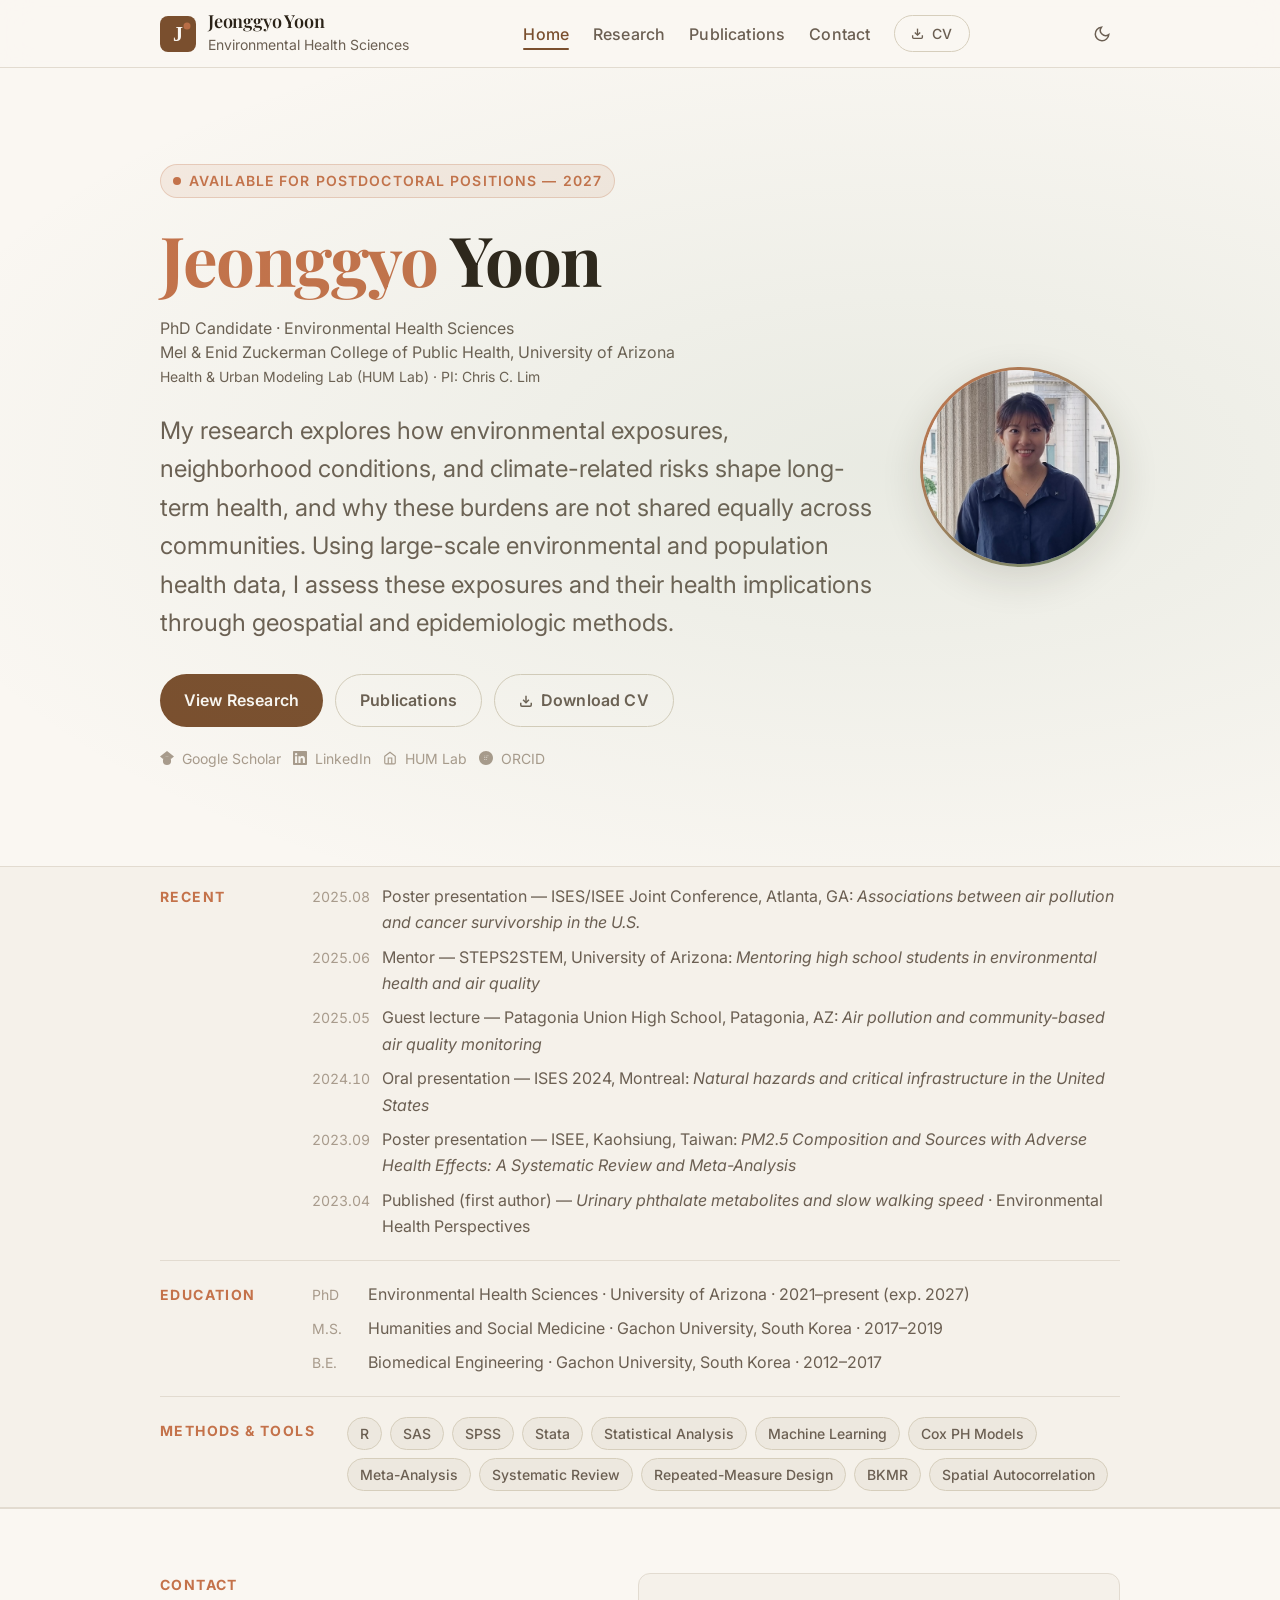
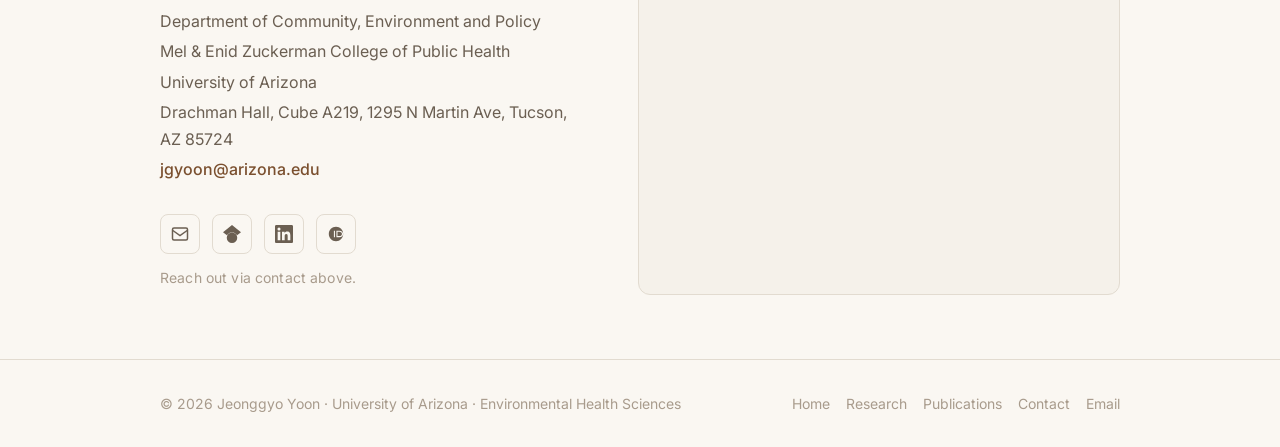
<file: index.html>
<!DOCTYPE html>
<html lang="en" data-theme="light">
<head>
  <meta charset="UTF-8">
  <meta name="viewport" content="width=device-width, initial-scale=1.0">
  <title>Jeonggyo Yoon | Environmental Health Sciences</title>
  <meta name="description" content="Jeonggyo Yoon — PhD candidate in Environmental Health Sciences at the University of Arizona. Available for postdoctoral positions beginning 2027. Research on air pollution, cancer epidemiology, climate hazards, and health equity.">

  <!-- Open Graph -->
  <meta property="og:title" content="Jeonggyo Yoon | Environmental Health Sciences">
  <meta property="og:description" content="PhD candidate available for postdoctoral positions in 2027. Environmental epidemiology, geospatial methods, and health equity.">
  <meta property="og:type" content="website">
  <meta property="og:url" content="https://jgyoon00.github.io">

  <!-- Structured Data -->
  <script type="application/ld+json">
  {
    "@context": "https://schema.org",
    "@type": "Person",
    "name": "Jeonggyo Yoon",
    "jobTitle": "PhD Candidate (Postdoc market 2027)",
    "description": "Available for postdoctoral positions beginning 2027. Research on environmental epidemiology, air pollution, cancer outcomes, and climate-driven health equity.",
    "affiliation": { "@type": "Organization", "name": "University of Arizona" },
    "url": "https://jgyoon00.github.io",
    "email": "jgyoon@arizona.edu",
    "sameAs": [
      "https://scholar.google.com/citations?user=zwMnRG4AAAAJ",
      "https://www.linkedin.com/in/jeonggyo-yoon-272708184",
      "https://orcid.org/0000-0003-2717-8370"
    ]
  }
  </script>

  <!-- Fonts -->
  <link rel="preconnect" href="https://fonts.googleapis.com">
  <link rel="preconnect" href="https://fonts.gstatic.com" crossorigin>
  <link href="https://fonts.googleapis.com/css2?family=Playfair+Display:wght@400;600;700&family=Inter:wght@300;400;500;600&display=swap" rel="stylesheet">

  <link rel="stylesheet" href="css/style.css?v=20260602b">

  <!-- Favicon (inline SVG) -->
  <link rel="icon" href="data:image/svg+xml,<svg xmlns='http://www.w3.org/2000/svg' viewBox='0 0 32 32'><rect width='32' height='32' rx='8' fill='%237A4F2E'/><text x='16' y='22' font-family='Georgia,serif' font-size='18' font-weight='700' fill='white' text-anchor='middle'>J</text></svg>">
</head>
<body>

<!-- ═══ NAVIGATION ═══════════════════════════════════════════════ -->
<nav class="site-nav" role="navigation" aria-label="Main navigation">
  <div class="container nav-inner">
    <a href="#" class="nav-logo" aria-label="Jeonggyo Yoon home">
      <!-- Logo SVG: J monogram with leaf motif -->
      <svg class="nav-logo-mark" viewBox="0 0 36 36" fill="none" xmlns="http://www.w3.org/2000/svg" aria-hidden="true">
        <rect width="36" height="36" rx="8" fill="var(--color-primary)"/>
        <text x="18" y="25" font-family="Georgia, serif" font-size="20" font-weight="700" fill="var(--color-text-inverse)" text-anchor="middle">J</text>
        <circle cx="27" cy="10" r="3.5" fill="var(--color-accent)" opacity="0.85"/>
      </svg>
      <div>
        <div class="nav-logo-text">Jeonggyo Yoon</div>
        <div class="nav-logo-sub">Environmental Health Sciences</div>
      </div>
    </a>

    <ul class="nav-links" id="nav-links" role="list">
      <li><a href="#home" data-tab="home" class="active">Home</a></li>
      <li><a href="#research" data-tab="research">Research</a></li>
      <li><a href="#publications" data-tab="publications">Publications</a></li>
      <li><a href="#contact" data-tab="contact">Contact</a></li>
      <li>
        <a href="CV-yoon_final_2026_.pdf" class="btn btn-outline" download="CV-Yoon-Jeonggyo.pdf" style="padding: 6px 16px; font-size: var(--text-xs);">
          <svg width="13" height="13" viewBox="0 0 24 24" fill="none" stroke="currentColor" stroke-width="2.5" aria-hidden="true"><path d="M21 15v4a2 2 0 0 1-2 2H5a2 2 0 0 1-2-2v-4"/><polyline points="7 10 12 15 17 10"/><line x1="12" y1="15" x2="12" y2="3"/></svg>
          CV
        </a>
      </li>
    </ul>

    <div class="nav-controls">
      <button class="theme-toggle" data-theme-toggle aria-label="Toggle dark mode">
        <!-- icon injected by JS -->
      </button>
      <button class="nav-mobile-toggle" aria-label="Open menu" aria-expanded="false" aria-controls="nav-links">
        <svg width="20" height="20" viewBox="0 0 24 24" fill="none" stroke="currentColor" stroke-width="2" aria-hidden="true"><line x1="3" y1="6" x2="21" y2="6"/><line x1="3" y1="12" x2="21" y2="12"/><line x1="3" y1="18" x2="21" y2="18"/></svg>
      </button>
    </div>
  </div>
</nav>

<!-- ═══ HERO ══════════════════════════════════════════════════════ -->
<main>
<div class="tab-panel active" id="tab-home">
<section class="hero" aria-label="Introduction">
  <div class="container">
    <div class="hero-grid">
      <div class="hero-content">
        <div class="hero-badge">
          <svg width="8" height="8" viewBox="0 0 8 8" fill="var(--color-accent)" aria-hidden="true"><circle cx="4" cy="4" r="4"/></svg>
          Available for Postdoctoral Positions — 2027
        </div>

        <h1>
          <span class="hero-title-accent">Jeonggyo</span> Yoon
        </h1>

        <p class="hero-affil">
          PhD Candidate · Environmental Health Sciences<br>
          Mel &amp; Enid Zuckerman College of Public Health, University of Arizona<br>
          <a href="https://www.humlab.co/" target="_blank" rel="noopener noreferrer" style="color: var(--color-text-muted); font-size: var(--text-xs);">Health &amp; Urban Modeling Lab (HUM Lab) · PI: Chris C. Lim</a>
        </p>

        <p class="hero-tagline">
          My research explores how environmental exposures, neighborhood conditions, and climate-related risks shape long-term health, and why these burdens are not shared equally across communities. Using large-scale environmental and population health data, I assess these exposures and their health implications through geospatial and epidemiologic methods.
        </p>

        <div class="hero-ctas">
          <a href="#research" class="btn btn-primary">View Research</a>
          <a href="#publications" class="btn btn-outline">Publications</a>
          <a href="CV-yoon_final_2026_.pdf" class="btn btn-outline" download="CV-Yoon-Jeonggyo.pdf">
            <svg width="14" height="14" viewBox="0 0 24 24" fill="none" stroke="currentColor" stroke-width="2.5" aria-hidden="true"><path d="M21 15v4a2 2 0 0 1-2 2H5a2 2 0 0 1-2-2v-4"/><polyline points="7 10 12 15 17 10"/><line x1="12" y1="15" x2="12" y2="3"/></svg>
            Download CV
          </a>
        </div>

        <div class="hero-social">
          <a href="https://scholar.google.com/citations?user=zwMnRG4AAAAJ&hl=en" target="_blank" rel="noopener noreferrer" class="social-link">
            <svg viewBox="0 0 24 24" fill="currentColor" aria-hidden="true"><path d="M5.242 13.769L0 9.5 12 0l12 9.5-5.242 4.269C17.548 11.249 14.978 9.5 12 9.5c-2.977 0-5.548 1.748-6.758 4.269zM12 10a7 7 0 1 0 0 14 7 7 0 0 0 0-14z"/></svg>
            Google Scholar
          </a>
          <a href="https://www.linkedin.com/in/jeonggyo-yoon-272708184" target="_blank" rel="noopener noreferrer" class="social-link">
            <svg viewBox="0 0 24 24" fill="currentColor" aria-hidden="true"><path d="M20.447 20.452h-3.554v-5.569c0-1.328-.027-3.037-1.852-3.037-1.853 0-2.136 1.445-2.136 2.939v5.667H9.351V9h3.414v1.561h.046c.477-.9 1.637-1.85 3.37-1.85 3.601 0 4.267 2.37 4.267 5.455v6.286zM5.337 7.433a2.062 2.062 0 0 1-2.063-2.065 2.064 2.064 0 1 1 2.063 2.065zm1.782 13.019H3.555V9h3.564v11.452zM22.225 0H1.771C.792 0 0 .774 0 1.729v20.542C0 23.227.792 24 1.771 24h20.451C23.2 24 24 23.227 24 22.271V1.729C24 .774 23.2 0 22.222 0h.003z"/></svg>
            LinkedIn
          </a>
          <a href="https://www.humlab.co/" target="_blank" rel="noopener noreferrer" class="social-link">
            <svg viewBox="0 0 24 24" fill="none" stroke="currentColor" stroke-width="2" aria-hidden="true"><path d="M3 9l9-7 9 7v11a2 2 0 0 1-2 2H5a2 2 0 0 1-2-2z"/><polyline points="9 22 9 12 15 12 15 22"/></svg>
            HUM Lab
          </a>
          <a href="https://orcid.org/0000-0003-2717-8370" target="_blank" rel="noopener noreferrer" class="social-link">
            <svg viewBox="0 0 24 24" fill="currentColor" aria-hidden="true"><path d="M12 0C5.372 0 0 5.372 0 12s5.372 12 12 12 12-5.372 12-12S18.628 0 12 0zm-1.374 4.893h1.05v1.89h-1.05zm2.748 0h1.05v1.89h-1.05zM7.5 7.5h9v1.5h-9zm0 3h9v1.5h-9zm0 3h6v1.5h-6z"/><path d="M12 2.4C6.588 2.4 2.4 6.588 2.4 12S6.588 21.6 12 21.6 21.6 17.412 21.6 12 17.412 2.4 12 2.4zM9.204 7.539h1.418v8.922H9.204V7.539zm3.354 0h3.9c3.714 0 5.046 2.664 5.046 4.461 0 2.286-1.764 4.461-5.046 4.461h-3.9V7.539zm1.418 1.35v5.922h2.4c2.25 0 3.528-1.386 3.528-2.961 0-1.62-1.278-2.961-3.528-2.961h-2.4z"/></svg>
            ORCID
          </a>
        </div>
      </div><!-- /hero-content -->

      <div class="hero-avatar" aria-hidden="true">
        <div class="avatar-ring">
          <div class="avatar-inner">
            <img src="images/profile.jpg" alt="Jeonggyo Yoon" style="width:100%;height:100%;object-fit:cover;object-position:center top;">
          </div>
        </div>
      </div>
    </div><!-- /hero-grid -->
  </div>
</section><!-- /hero -->

<!-- ═══ NEWS STRIP (Recent, Education, …) ════════════════════════ -->
<div class="news-strip">
  <div class="container news-strip-stack">

    <div class="strip-section">
      <span class="news-label">Recent</span>
      <div class="news-items">
        <div class="news-item">
          <span class="news-item-date">2025.08</span>
          <span>Poster presentation — ISES/ISEE Joint Conference, Atlanta, GA: <em>Associations between air pollution and cancer survivorship in the U.S.</em></span>
        </div>
        <div class="news-item">
          <span class="news-item-date">2025.06</span>
          <span>Mentor — STEPS2STEM, University of Arizona: <em>Mentoring high school students in environmental health and air quality</em></span>
        </div>
        <div class="news-item">
          <span class="news-item-date">2025.05</span>
          <span>Guest lecture — Patagonia Union High School, Patagonia, AZ: <em>Air pollution and community-based air quality monitoring</em></span>
        </div>
        <div class="news-item">
          <span class="news-item-date">2024.10</span>
          <span>Oral presentation — ISES 2024, Montreal: <em>Natural hazards and critical infrastructure in the United States</em></span>
        </div>
        <div class="news-item">
          <span class="news-item-date">2023.09</span>
          <span>Poster presentation — ISEE, Kaohsiung, Taiwan: <em>PM2.5 Composition and Sources with Adverse Health Effects: A Systematic Review and Meta-Analysis</em></span>
        </div>
        <div class="news-item">
          <span class="news-item-date">2023.04</span>
          <span>Published (first author) — <em>Urinary phthalate metabolites and slow walking speed</em> · Environmental Health Perspectives</span>
        </div>
      </div>
    </div>

    <div class="strip-section">
      <span class="news-label">Education</span>
      <div class="news-items">
        <div class="news-item">
          <span class="news-item-date">PhD</span>
          <span>Environmental Health Sciences · University of Arizona · 2021–present (exp. 2027)</span>
        </div>
        <div class="news-item">
          <span class="news-item-date">M.S.</span>
          <span>Humanities and Social Medicine · Gachon University, South Korea · 2017–2019</span>
        </div>
        <div class="news-item">
          <span class="news-item-date">B.E.</span>
          <span>Biomedical Engineering · Gachon University, South Korea · 2012–2017</span>
        </div>
      </div>
    </div>

    <div class="strip-section">
      <span class="news-label">Methods &amp; Tools</span>
      <div class="news-items">
        <div class="strip-tags">
          <span class="tag">R</span>
          <span class="tag">SAS</span>
          <span class="tag">SPSS</span>
          <span class="tag">Stata</span>
          <span class="tag">Statistical Analysis</span>
          <span class="tag">Machine Learning</span>
          <span class="tag">Cox PH Models</span>
          <span class="tag">Meta-Analysis</span>
          <span class="tag">Systematic Review</span>
          <span class="tag">Repeated-Measure Design</span>
          <span class="tag">BKMR</span>
          <span class="tag">Spatial Autocorrelation</span>
        </div>
      </div>
    </div>

  </div>
</div>

<section class="home-contact" id="home-contact" aria-label="Contact information">
  <div class="container">
    <div class="home-contact-grid">
      <div class="home-contact-info">
        <p class="section-kicker">Contact</p>
        <div class="home-contact-text">
          <p>Department of Community, Environment and Policy</p>
          <p>Mel &amp; Enid Zuckerman College of Public Health</p>
          <p>University of Arizona</p>
          <p>Drachman Hall, Cube A219, 1295 N Martin Ave, Tucson, AZ 85724</p>
          <p><a href="mailto:jgyoon@arizona.edu">jgyoon@arizona.edu</a></p>
        </div>
        <div class="home-contact-social-wrap">
          <div class="home-contact-social" aria-label="Professional profiles">
            <a href="mailto:jgyoon@arizona.edu" class="home-contact-icon" aria-label="Email">
              <svg viewBox="0 0 24 24" fill="none" stroke="currentColor" stroke-width="2" aria-hidden="true"><rect x="2" y="4" width="20" height="16" rx="2"/><path d="m2 7 10 7 10-7"/></svg>
            </a>
            <a href="https://scholar.google.com/citations?user=zwMnRG4AAAAJ&hl=en" target="_blank" rel="noopener noreferrer" class="home-contact-icon" aria-label="Google Scholar">
              <svg viewBox="0 0 24 24" fill="currentColor" aria-hidden="true"><path d="M5.242 13.769L0 9.5 12 0l12 9.5-5.242 4.269C17.548 11.249 14.978 9.5 12 9.5c-2.977 0-5.548 1.748-6.758 4.269zM12 10a7 7 0 1 0 0 14 7 7 0 0 0 0-14z"/></svg>
            </a>
            <a href="https://www.linkedin.com/in/jeonggyo-yoon-272708184" target="_blank" rel="noopener noreferrer" class="home-contact-icon" aria-label="LinkedIn">
              <svg viewBox="0 0 24 24" fill="currentColor" aria-hidden="true"><path d="M20.447 20.452h-3.554v-5.569c0-1.328-.027-3.037-1.852-3.037-1.853 0-2.136 1.445-2.136 2.939v5.667H9.351V9h3.414v1.561h.046c.477-.9 1.637-1.85 3.37-1.85 3.601 0 4.267 2.37 4.267 5.455v6.286zM5.337 7.433a2.062 2.062 0 0 1-2.063-2.065 2.064 2.064 0 1 1 2.063 2.065zm1.782 13.019H3.555V9h3.564v11.452zM22.225 0H1.771C.792 0 0 .774 0 1.729v20.542C0 23.227.792 24 1.771 24h20.451C23.2 24 24 23.227 24 22.271V1.729C24 .774 23.2 0 22.222 0h.003z"/></svg>
            </a>
            <a href="https://orcid.org/0000-0003-2717-8370" target="_blank" rel="noopener noreferrer" class="home-contact-icon" aria-label="ORCID">
              <svg viewBox="0 0 24 24" fill="currentColor" aria-hidden="true"><path d="M12 2.4C6.588 2.4 2.4 6.588 2.4 12S6.588 21.6 12 21.6 21.6 17.412 21.6 12 17.412 2.4 12 2.4zM9.204 7.539h1.418v8.922H9.204V7.539zm3.354 0h3.9c3.714 0 5.046 2.664 5.046 4.461 0 2.286-1.764 4.461-5.046 4.461h-3.9V7.539zm1.418 1.35v5.922h2.4c2.25 0 3.528-1.386 3.528-2.961 0-1.62-1.278-2.961-3.528-2.961h-2.4z"/></svg>
            </a>
          </div>
          <p class="home-contact-hint">Reach out via contact above.</p>
        </div>
      </div>
      <div class="home-contact-map">
        <iframe
          title="Mel and Enid Zuckerman College of Public Health"
          src="https://maps.google.com/maps?q=Mel+and+Enid+Zuckerman+College+of+Public+Health,+1295+N+Martin+Ave,+Tucson,+AZ+85724&amp;hl=en&amp;z=17&amp;output=embed"
          loading="lazy"
          referrerpolicy="no-referrer-when-downgrade"
          allowfullscreen>
        </iframe>
      </div>
    </div>
  </div>
</section>

</div><!-- /tab-home -->

<!-- ═══ RESEARCH ══════════════════════════════════════════════════ -->
<div class="tab-panel" id="tab-research">
<section id="research" aria-label="Research">
  <div class="container">
    <div class="section-header">
      <p class="section-kicker">Research</p>
      <h2 class="section-title">Research Areas</h2>
    </div>

    <div class="pillars-grid">
      <!-- Pillar 1 -->
      <div class="pillar-card fade-up">
        <h3>Air pollution &amp; Health</h3>
        <p>A systematic review and meta-analysis of PM2.5 components and emission sources, spanning short- and long-term exposures as well as mortality and morbidity. The evidence is further shared through an online data platform with interactive visualizations.</p>
        <div class="pillar-tags">
          <span class="tag">PM2.5 Components</span>
          <span class="tag">Emission Sources</span>
          <span class="tag">Evidence Synthesis</span>
          <span class="tag">Data Extraction</span>
          <span class="tag">Meta-Analysis</span>
          <span class="tag">Interactive Visualization</span>
        </div>
      </div>

      <!-- Pillar 2 -->
      <div class="pillar-card fade-up">
        <h3>Environmental Exposures &amp; Cancer Risk</h3>
        <p>Examining how air pollution, greenness, and related environmental exposures shape cancer incidence, mortality, and survivorship in large prospective cohorts. Geospatial and spatiotemporal approaches support time-varying exposure assessment at fine spatial scales and help characterize how multiple exposures jointly shape cancer outcomes.</p>
        <div class="pillar-tags">
          <span class="tag">Geocoding &amp; GIS-Based Linkage</span>
          <span class="tag">Spatiotemporal Modeling</span>
          <span class="tag">Remote Sensing-Based Exposure Assessment</span>
          <span class="tag">Cox PH Models</span>
        </div>
      </div>

      <!-- Pillar 3 -->
      <div class="pillar-card fade-up">
        <h3>Climate Hazards &amp; Infrastructure Resilience</h3>
        <p>Mapping spatial patterns of climate-related hazards, infrastructure systems, and social vulnerability across communities. Characterizing compounded risks and their implications for resilience and equity.</p>
        <div class="pillar-tags">
          <span class="tag">Hazard Mapping</span>
          <span class="tag">Critical Infrastructure</span>
          <span class="tag">Spatial Clustering</span>
          <span class="tag">Compounded Risk</span>
        </div>
      </div>

      <!-- Pillar 4 -->
      <div class="pillar-card fade-up">
        <h3>Previous Works</h3>
        <p>Earlier research on chemical exposures, including endocrine-disrupting chemicals, heavy metals, and humidifier disinfectants, laid the foundation for my career in environmental health.</p>
      </div>
    </div>
  </div>
</section>

</div><!-- /tab-research -->

<!-- ═══ PUBLICATIONS ══════════════════════════════════════════════ -->
<div class="tab-panel" id="tab-publications">
<section id="publications" aria-label="Publications">
  <div class="container">
    <div class="section-header">
      <p class="section-kicker">Publications</p>
      <h2 class="section-title">Selected Publications</h2>
    </div>

    <div class="pub-filters" role="group" aria-label="Filter publications">
      <button class="filter-btn active" data-filter="all">All (12 + 2 in prep)</button>
      <button class="filter-btn" data-filter="first">First Author</button>
      <button class="filter-btn" data-filter="english">English</button>
      <button class="filter-btn" data-filter="korean">Korean</button>
    </div>

    <div class="pub-list">

      <!-- In Preparation -->
      <div class="pub-item first-author fade-up" data-type="first english" role="listitem">
        <div class="pub-meta">
          <span class="pub-year">In prep.</span>
          <span class="pub-badge badge-fa">First Author</span>
          <span class="pub-badge badge-en">English</span>
        </div>
        <p class="pub-title">Climate Hazards &amp; Infrastructure Resilience</p>
        <p class="pub-journal">Manuscript in preparation — climate hazards, infrastructure, social vulnerability</p>
      </div>

      <!-- In Prep: Meta-analysis -->
      <div class="pub-item first-author fade-up" data-type="first english" role="listitem">
        <div class="pub-meta">
          <span class="pub-year">In prep.</span>
          <span class="pub-badge badge-cfa">Co-First Author</span>
          <span class="pub-badge badge-en">English</span>
        </div>
        <p class="pub-title">PM2.5 components, sources, and adverse health effects</p>
        <p class="pub-journal">Manuscript in preparation — systematic review and meta-analysis</p>
      </div>

      <!-- EBioMedicine 2023 -->
      <div class="pub-item fade-up" data-type="english" role="listitem">
        <div class="pub-meta">
          <span class="pub-year">2023</span>
          <span class="pub-badge badge-en">English</span>
        </div>
        <p class="pub-title">Harmful algal bloom aerosols, climate change, and human health: A review</p>
        <p class="pub-authors">Lim CC, <strong>Yoon J</strong>, Gerald LB, Ault AB, Heo S, Bell ML.</p>
        <p class="pub-journal">EBioMedicine · 64 citations</p>
        <div class="pub-links">
          <a href="https://doi.org/10.1016/j.ebiom.2023.104604" target="_blank" rel="noopener noreferrer" class="pub-link">
            <svg viewBox="0 0 24 24" fill="none" stroke="currentColor" stroke-width="2" aria-hidden="true"><path d="M18 13v6a2 2 0 0 1-2 2H5a2 2 0 0 1-2-2V8a2 2 0 0 1 2-2h6"/><polyline points="15 3 21 3 21 9"/><line x1="10" y1="14" x2="21" y2="3"/></svg>
            DOI
          </a>
        </div>
      </div>

      <!-- EHP 2023 -->
      <div class="pub-item first-author fade-up" data-type="first english" role="listitem">
        <div class="pub-meta">
          <span class="pub-year">2023</span>
          <span class="pub-badge badge-fa">First Author</span>
          <span class="pub-badge badge-en">English</span>
        </div>
        <p class="pub-title">Urinary phthalate metabolites and slow walking speed in the Korean Elderly Environmental Panel II study</p>
        <p class="pub-authors"><strong>Yoon J</strong>, García-Esquinas E, Kim J, Kwak JH, Kim H, Kim S, Kim K, Hong Y, Choi Y.</p>
        <p class="pub-journal">Environmental Health Perspectives · 131(4):047005 · 2023 · 14 citations</p>
        <div class="pub-links">
          <a href="https://doi.org/10.1289/EHP10549" target="_blank" rel="noopener noreferrer" class="pub-link">
            <svg viewBox="0 0 24 24" fill="none" stroke="currentColor" stroke-width="2" aria-hidden="true"><path d="M18 13v6a2 2 0 0 1-2 2H5a2 2 0 0 1-2-2V8a2 2 0 0 1 2-2h6"/><polyline points="15 3 21 3 21 9"/><line x1="10" y1="14" x2="21" y2="3"/></svg>
            DOI
          </a>
        </div>
      </div>

      <!-- Kinesiology 2017 -->
      <div class="pub-item first-author fade-up" data-type="first korean" role="listitem">
        <div class="pub-meta">
          <span class="pub-year">2017</span>
          <span class="pub-badge badge-fa">First Author</span>
          <span class="pub-badge badge-ko">Korean</span>
          <span class="pub-badge badge-award">Best Paper Award</span>
        </div>
        <p class="pub-title">Associations of Sarcopenia with Rheumatoid Arthritis and Osteoarthritis in Korean Adults: KNHANES 2008-2011</p>
        <p class="pub-authors"><strong>Yoon J</strong>, Kim J, Choi Y.</p>
        <p class="pub-journal">The Journal of Kinesiology · 2017 (in Korean)</p>
        <div class="pub-links">
          <a href="https://doi.org/10.15758/jkak.2017.19.3.61" target="_blank" rel="noopener noreferrer" class="pub-link"><svg viewBox="0 0 24 24" fill="none" stroke="currentColor" stroke-width="2"><path d="M18 13v6a2 2 0 0 1-2 2H5a2 2 0 0 1-2-2V8a2 2 0 0 1 2-2h6"/><polyline points="15 3 21 3 21 9"/><line x1="10" y1="14" x2="21" y2="3"/></svg>DOI</a>
        </div>
      </div>

      <div class="pub-group">
        <button type="button" class="pub-group-toggle" aria-expanded="false" aria-controls="pub-group-hd">
          <span class="pub-group-text">
            <span class="pub-group-label">Humidifier Disinfectant Research</span>
            <span class="pub-group-meta">9 publications · earlier work</span>
          </span>
          <svg class="pub-group-chevron" width="16" height="16" viewBox="0 0 24 24" fill="none" stroke="currentColor" stroke-width="2" aria-hidden="true"><polyline points="6 9 12 15 18 9"/></svg>
        </button>
        <div class="pub-group-panel" id="pub-group-hd">

      <!-- BMC PH 2023 -->
      <div class="pub-item fade-up" data-type="english" data-group="hd" role="listitem">
        <div class="pub-meta">
          <span class="pub-year">2023</span>
          <span class="pub-badge badge-en">English</span>
        </div>
        <p class="pub-title">Exposures to humidifier disinfectant and various health conditions in Korean based on personal exposure assessment data of claimants for compensation</p>
        <p class="pub-authors">Hong M, Ju MJ, <strong>Yoon J</strong>, Lee W, Lee S, Jo E, Choi S, Yang W, Choi Y.</p>
        <p class="pub-journal">BMC Public Health · 2023 · 14 citations</p>
        <div class="pub-links">
          <a href="https://doi.org/10.1186/s12889-023-16389-x" target="_blank" rel="noopener noreferrer" class="pub-link">
            <svg viewBox="0 0 24 24" fill="none" stroke="currentColor" stroke-width="2" aria-hidden="true"><path d="M18 13v6a2 2 0 0 1-2 2H5a2 2 0 0 1-2-2V8a2 2 0 0 1 2-2h6"/><polyline points="15 3 21 3 21 9"/><line x1="10" y1="14" x2="21" y2="3"/></svg>
            DOI
          </a>
        </div>
      </div>

      <!-- Toxics 2022 -->
      <div class="pub-item fade-up" data-type="english" data-group="hd" role="listitem">
        <div class="pub-meta">
          <span class="pub-year">2022</span>
          <span class="pub-badge badge-en">English</span>
        </div>
        <p class="pub-title">New-onset and exacerbation of lung diseases after short-term exposures to humidifier disinfectant during hospitalization</p>
        <p class="pub-authors">Lee S, Han K, <strong>Yoon J</strong>, Jo E, Yang W, Choi Y.</p>
        <p class="pub-journal">Toxics · 2022 · 3 citations</p>
        <div class="pub-links">
          <a href="https://doi.org/10.3390/toxics10070371" target="_blank" rel="noopener noreferrer" class="pub-link"><svg viewBox="0 0 24 24" fill="none" stroke="currentColor" stroke-width="2"><path d="M18 13v6a2 2 0 0 1-2 2H5a2 2 0 0 1-2-2V8a2 2 0 0 1 2-2h6"/><polyline points="15 3 21 3 21 9"/><line x1="10" y1="14" x2="21" y2="3"/></svg>DOI</a>
        </div>
      </div>

      <!-- IJERPH 2021 -->
      <div class="pub-item first-author fade-up" data-type="first english" data-group="hd" role="listitem">
        <div class="pub-meta">
          <span class="pub-year">2021</span>
          <span class="pub-badge badge-fa">First Author</span>
          <span class="pub-badge badge-en">English</span>
        </div>
        <p class="pub-title">Humidifier disinfectant consumption and humidifier disinfectant-associated lung injury in South Korea: A nationwide population-based study</p>
        <p class="pub-authors"><strong>Yoon J</strong>, Kang M, Jung J, Ju MJ, Jeong SH, Yang W, Choi Y.</p>
        <p class="pub-journal">International Journal of Environmental Research and Public Health · 2021 · 28 citations</p>
        <div class="pub-links">
          <a href="https://doi.org/10.3390/ijerph18116136" target="_blank" rel="noopener noreferrer" class="pub-link"><svg viewBox="0 0 24 24" fill="none" stroke="currentColor" stroke-width="2"><path d="M18 13v6a2 2 0 0 1-2 2H5a2 2 0 0 1-2-2V8a2 2 0 0 1 2-2h6"/><polyline points="15 3 21 3 21 9"/><line x1="10" y1="14" x2="21" y2="3"/></svg>DOI</a>
        </div>
      </div>

      <!-- BMC PH 2021 -->
      <div class="pub-item fade-up" data-type="english" data-group="hd" role="listitem">
        <div class="pub-meta">
          <span class="pub-year">2021</span>
          <span class="pub-badge badge-en">English</span>
        </div>
        <p class="pub-title">Misclassification and characterization of exposure to humidifier disinfectants using a questionnaire</p>
        <p class="pub-authors">Ryu H, Choi Y, Kim E, Park J, Lee S, <strong>Yoon J</strong>, Jo E, Choe Y, Heo J, Yang W.</p>
        <p class="pub-journal">BMC Public Health · 2021 · 11 citations</p>
        <div class="pub-links">
          <a href="https://doi.org/10.1186/s12889-021-11459-4" target="_blank" rel="noopener noreferrer" class="pub-link"><svg viewBox="0 0 24 24" fill="none" stroke="currentColor" stroke-width="2"><path d="M18 13v6a2 2 0 0 1-2 2H5a2 2 0 0 1-2-2V8a2 2 0 0 1 2-2h6"/><polyline points="15 3 21 3 21 9"/><line x1="10" y1="14" x2="21" y2="3"/></svg>DOI</a>
        </div>
      </div>

      <!-- JEHS 2021 Korean -->
      <div class="pub-item fade-up" data-type="korean" data-group="hd" role="listitem">
        <div class="pub-meta">
          <span class="pub-year">2021</span>
          <span class="pub-badge badge-ko">Korean</span>
        </div>
        <p class="pub-title">A Study on the Regional Distribution of Enrollment Cases Who Reported Humidifier Disinfectant-Related Health Effects</p>
        <p class="pub-authors">Ju MJ, <strong>Yoon J</strong>, Jo E, Lee S, Oh J, Park J, Yang W, Choi Y.</p>
        <p class="pub-journal">Journal of Environmental Health Sciences · 2021 (in Korean)</p>
        <div class="pub-links">
          <a href="https://doi.org/10.5668/JEHS.2021.47.4.303" target="_blank" rel="noopener noreferrer" class="pub-link"><svg viewBox="0 0 24 24" fill="none" stroke="currentColor" stroke-width="2"><path d="M18 13v6a2 2 0 0 1-2 2H5a2 2 0 0 1-2-2V8a2 2 0 0 1 2-2h6"/><polyline points="15 3 21 3 21 9"/><line x1="10" y1="14" x2="21" y2="3"/></svg>DOI</a>
        </div>
      </div>

      <!-- JEHS 2019 Best Paper -->
      <div class="pub-item fade-up" data-type="korean" data-group="hd" role="listitem">
        <div class="pub-meta">
          <span class="pub-year">2019</span>
          <span class="pub-badge badge-ko">Korean</span>
          <span class="pub-badge badge-award">Best Paper Award</span>
        </div>
        <p class="pub-title">Case Studies of Exposures to Humidifier Disinfectant in Hospitals: Focusing on the Exposure Assessment of the Fourth Round of Applicants</p>
        <p class="pub-authors">Han K, <strong>Yoon J</strong>, Jo E, Ryu H, Yang W, Choi Y.</p>
        <p class="pub-journal">Journal of Environmental Health Sciences · 2019 (in Korean) · Best Science &amp; Technology Paper Award, KOSFT 2020</p>
        <div class="pub-links">
          <a href="https://doi.org/10.5668/JEHS.2019.45.4.358" target="_blank" rel="noopener noreferrer" class="pub-link"><svg viewBox="0 0 24 24" fill="none" stroke="currentColor" stroke-width="2"><path d="M18 13v6a2 2 0 0 1-2 2H5a2 2 0 0 1-2-2V8a2 2 0 0 1 2-2h6"/><polyline points="15 3 21 3 21 9"/><line x1="10" y1="14" x2="21" y2="3"/></svg>DOI</a>
        </div>
      </div>

      <!-- JEHS 2019 -->
      <div class="pub-item fade-up" data-type="korean" data-group="hd" role="listitem">
        <div class="pub-meta">
          <span class="pub-year">2019</span>
          <span class="pub-badge badge-ko">Korean</span>
        </div>
        <p class="pub-title">Individual exposure characteristics by exposure classification (4-1 and 4-2 applicants)</p>
        <p class="pub-authors">Lee S, <strong>Yoon J</strong>, Ock J, Jo E, Ryu H, Yang W, Choi Y.</p>
        <p class="pub-journal">Journal of Environmental Health Sciences · 2019 (in Korean)</p>
        <div class="pub-links">
          <a href="https://doi.org/10.5668/JEHS.2019.45.4.370" target="_blank" rel="noopener noreferrer" class="pub-link"><svg viewBox="0 0 24 24" fill="none" stroke="currentColor" stroke-width="2"><path d="M18 13v6a2 2 0 0 1-2 2H5a2 2 0 0 1-2-2V8a2 2 0 0 1 2-2h6"/><polyline points="15 3 21 3 21 9"/><line x1="10" y1="14" x2="21" y2="3"/></svg>DOI</a>
        </div>
      </div>

      <!-- JEHS 2019 -->
      <div class="pub-item fade-up" data-type="korean" data-group="hd" role="listitem">
        <div class="pub-meta">
          <span class="pub-year">2019</span>
          <span class="pub-badge badge-ko">Korean</span>
        </div>
        <p class="pub-title">Factors affecting exposure assessment errors among humidifier disinfectant claimants</p>
        <p class="pub-authors">Ryu H, Jo E, Choi Y, Lee S, <strong>Yoon J</strong>, Kwak JH, Park J, Heo J, Kim P, Yang W.</p>
        <p class="pub-journal">Journal of Environmental Health Sciences · 2019 (in Korean)</p>
        <div class="pub-links">
          <a href="https://doi.org/10.5668/JEHS.2019.45.1.71" target="_blank" rel="noopener noreferrer" class="pub-link"><svg viewBox="0 0 24 24" fill="none" stroke="currentColor" stroke-width="2"><path d="M18 13v6a2 2 0 0 1-2 2H5a2 2 0 0 1-2-2V8a2 2 0 0 1 2-2h6"/><polyline points="15 3 21 3 21 9"/><line x1="10" y1="14" x2="21" y2="3"/></svg>DOI</a>
        </div>
      </div>

      <!-- JEHS 2018 -->
      <div class="pub-item fade-up" data-type="korean" data-group="hd" role="listitem">
        <div class="pub-meta">
          <span class="pub-year">2018</span>
          <span class="pub-badge badge-ko">Korean</span>
        </div>
        <p class="pub-title">Demographic characteristics and exposure assessment (4-1 and 4-2 applicants)</p>
        <p class="pub-authors">Choi Y, Ryu H, <strong>Yoon J</strong>, Lee S, Kwak JH, Han B, Chu Y, Kim P, Yang W.</p>
        <p class="pub-journal">Journal of Environmental Health Sciences · 2018 (in Korean)</p>
        <div class="pub-links">
          <a href="https://doi.org/10.5668/JEHS.2018.44.4.301" target="_blank" rel="noopener noreferrer" class="pub-link"><svg viewBox="0 0 24 24" fill="none" stroke="currentColor" stroke-width="2"><path d="M18 13v6a2 2 0 0 1-2 2H5a2 2 0 0 1-2-2V8a2 2 0 0 1 2-2h6"/><polyline points="15 3 21 3 21 9"/><line x1="10" y1="14" x2="21" y2="3"/></svg>DOI</a>
        </div>
      </div>

        </div><!-- /pub-group-panel -->
      </div><!-- /pub-group -->

    </div><!-- /pub-list -->

    <!-- Presentations -->
    <div style="margin-top: var(--space-16);">
      <p class="section-kicker">Presentations</p>
      <h3 class="section-title" style="font-size: var(--text-xl);">Conference Presentations</h3>
      <div class="pres-list" role="list">

        <div class="pres-item fade-up" role="listitem">
          <div class="pres-year-col"><span class="pres-year">2025</span></div>
          <div class="pres-content">
            <p class="pres-title">Associations between air pollution and cancer survivorship in the U.S.: the NIH-AARP Diet and Health Study <span class="pres-badge poster">Poster</span></p>
            <p class="pres-venue">ISES/ISEE Joint Conference · Atlanta, GA · August 2025</p>
          </div>
        </div>

        <div class="pres-item fade-up" role="listitem">
          <div class="pres-year-col"><span class="pres-year">2024</span></div>
          <div class="pres-content">
            <p class="pres-title">Natural hazards and critical infrastructure in the United States <span class="pres-badge oral">Oral</span></p>
            <p class="pres-venue">ISES 2024 · Montreal, Canada · October 2024</p>
          </div>
        </div>

        <div class="pres-item fade-up" role="listitem">
          <div class="pres-year-col"><span class="pres-year">2023</span></div>
          <div class="pres-content">
            <p class="pres-title">PM2.5 Composition and Sources with Adverse Health Effects: A Systematic Review and Meta-Analysis <span class="pres-badge poster">Poster</span></p>
            <p class="pres-venue">ISEE · Kaohsiung, Taiwan · September 2023</p>
          </div>
        </div>

        <div class="pres-item fade-up" role="listitem">
          <div class="pres-year-col"><span class="pres-year">2023</span></div>
          <div class="pres-content">
            <p class="pres-title">Natural hazards and public health infrastructure in the United States <span class="pres-badge award">1st Place Award</span></p>
            <p class="pres-venue">MEZCOPH Public Health Poster Forum · Tucson, AZ · March 2023</p>
          </div>
        </div>

        <div class="pres-item fade-up" role="listitem">
          <div class="pres-year-col"><span class="pres-year">2020</span></div>
          <div class="pres-content">
            <p class="pres-title">Humidifier disinfectant sales and humidifier disinfectant-associated lung disease in South Korea: A National Health Insurance Service database <span class="pres-badge poster">Poster</span></p>
            <p class="pres-venue">Korean Society of Environmental Health Fall Conference · Online · Korea · November 2020</p>
          </div>
        </div>

        <div class="pres-item fade-up" role="listitem">
          <div class="pres-year-col"><span class="pres-year">2018</span></div>
          <div class="pres-content">
            <p class="pres-title">Phthalate exposures and walking speed in Korean elderly <span class="pres-badge oral">Oral</span> <span class="pres-badge award">Best Graduate Student Oral</span></p>
            <p class="pres-venue">Korean Society of Environmental Health Fall Conference · Seoul, Korea · November 2018</p>
          </div>
        </div>

        <div class="pres-item fade-up" role="listitem">
          <div class="pres-year-col"><span class="pres-year">2018</span></div>
          <div class="pres-content">
            <p class="pres-title">Humidifier disinfectant exposure case reports in Incheon <span class="pres-badge oral">Oral</span> <span class="pres-badge award">Best Field Interviewer</span></p>
            <p class="pres-venue">Korean Society of Environmental Health Spring Conference · Seoul, Korea · May 2018</p>
          </div>
        </div>

        <div class="pres-item fade-up" role="listitem">
          <div class="pres-year-col"><span class="pres-year">2018</span></div>
          <div class="pres-content">
            <p class="pres-title">Urinary phthalate metabolites and walking speed in elderly adults <span class="pres-badge poster">Poster</span> <span class="pres-badge award">Best Poster</span></p>
            <p class="pres-venue">Korean Society of Environmental Health and Toxicology Spring Conference · Seoul, Korea · October 2018</p>
          </div>
        </div>

        <div class="pres-item fade-up" role="listitem">
          <div class="pres-year-col"><span class="pres-year">2017</span></div>
          <div class="pres-content">
            <p class="pres-title">Sarcopenia with rheumatoid arthritis and osteoarthritis in Korean adults <span class="pres-badge poster">Poster</span> <span class="pres-badge award">Best Poster</span></p>
            <p class="pres-venue">Korean Society for Preventive Medicine Fall Conference · Busan, Korea · October 2017</p>
          </div>
        </div>

      </div>
    </div>

  </div>
</section>

</div><!-- /tab-publications -->

<!-- ═══ CONTACT ═══════════════════════════════════════════════════ -->
<div class="tab-panel" id="tab-contact">
<section id="contact" class="contact-section" aria-label="Contact">
  <div class="container">
    <div class="contact-grid">
      <div class="contact-text">
        <p class="section-kicker">Contact</p>
        <h2 class="section-title">Get in Touch</h2>
        <p>I am always glad to connect with researchers working on environmental health, cancer epidemiology, or climate equity — whether for collaboration, feedback on work in progress, or a conversation about shared interests. I will be on the postdoctoral job market beginning in 2027.</p>
      </div>

      <div>
        <div class="contact-links">
          <a href="CV-yoon_final_2026_.pdf" class="contact-link" download="CV-Yoon-Jeonggyo.pdf" type="application/pdf" aria-label="Download CV (PDF)">
            <div class="contact-link-icon">
              <svg viewBox="0 0 24 24" fill="none" stroke="currentColor" stroke-width="2" aria-hidden="true"><path d="M21 15v4a2 2 0 0 1-2 2H5a2 2 0 0 1-2-2v-4"/><polyline points="7 10 12 15 17 10"/><line x1="12" y1="15" x2="12" y2="3"/></svg>
            </div>
            <div>
              <div class="contact-link-label">CV</div>
              <div class="contact-link-value">Download CV (PDF)</div>
            </div>
          </a>

          <a href="mailto:jgyoon@arizona.edu" class="contact-link">
            <div class="contact-link-icon">
              <svg viewBox="0 0 24 24" fill="none" stroke="currentColor" stroke-width="2" aria-hidden="true"><rect x="2" y="4" width="20" height="16" rx="2"/><path d="m2 7 10 7 10-7"/></svg>
            </div>
            <div>
              <div class="contact-link-label">Email</div>
              <div class="contact-link-value">jgyoon@arizona.edu</div>
            </div>
          </a>

          <a href="https://scholar.google.com/citations?user=zwMnRG4AAAAJ&hl=en" target="_blank" rel="noopener noreferrer" class="contact-link">
            <div class="contact-link-icon">
              <svg viewBox="0 0 24 24" fill="currentColor" aria-hidden="true"><path d="M5.242 13.769L0 9.5 12 0l12 9.5-5.242 4.269C17.548 11.249 14.978 9.5 12 9.5c-2.977 0-5.548 1.748-6.758 4.269zM12 10a7 7 0 1 0 0 14 7 7 0 0 0 0-14z"/></svg>
            </div>
            <div>
              <div class="contact-link-label">Google Scholar</div>
              <div class="contact-link-value">View profile</div>
            </div>
          </a>

          <a href="https://www.linkedin.com/in/jeonggyo-yoon-272708184" target="_blank" rel="noopener noreferrer" class="contact-link">
            <div class="contact-link-icon">
              <svg viewBox="0 0 24 24" fill="currentColor" aria-hidden="true"><path d="M20.447 20.452h-3.554v-5.569c0-1.328-.027-3.037-1.852-3.037-1.853 0-2.136 1.445-2.136 2.939v5.667H9.351V9h3.414v1.561h.046c.477-.9 1.637-1.85 3.37-1.85 3.601 0 4.267 2.37 4.267 5.455v6.286zM5.337 7.433a2.062 2.062 0 0 1-2.063-2.065 2.064 2.064 0 1 1 2.063 2.065zm1.782 13.019H3.555V9h3.564v11.452zM22.225 0H1.771C.792 0 0 .774 0 1.729v20.542C0 23.227.792 24 1.771 24h20.451C23.2 24 24 23.227 24 22.271V1.729C24 .774 23.2 0 22.222 0h.003z"/></svg>
            </div>
            <div>
              <div class="contact-link-label">LinkedIn</div>
              <div class="contact-link-value">Connect on LinkedIn</div>
            </div>
          </a>

          <a href="https://www.humlab.co/" target="_blank" rel="noopener noreferrer" class="contact-link">
            <div class="contact-link-icon">
              <svg viewBox="0 0 24 24" fill="none" stroke="currentColor" stroke-width="2" aria-hidden="true"><path d="M3 9l9-7 9 7v11a2 2 0 0 1-2 2H5a2 2 0 0 1-2-2z"/><polyline points="9 22 9 12 15 12 15 22"/></svg>
            </div>
            <div>
              <div class="contact-link-label">Lab Website</div>
              <div class="contact-link-value">HUM Lab · humlab.co</div>
            </div>
          </a>
          <a href="https://orcid.org/0000-0003-2717-8370" target="_blank" rel="noopener noreferrer" class="contact-link">
            <div class="contact-link-icon">
              <svg viewBox="0 0 24 24" fill="currentColor" aria-hidden="true"><path d="M12 2.4C6.588 2.4 2.4 6.588 2.4 12S6.588 21.6 12 21.6 21.6 17.412 21.6 12 17.412 2.4 12 2.4zM9.204 7.539h1.418v8.922H9.204V7.539zm3.354 0h3.9c3.714 0 5.046 2.664 5.046 4.461 0 2.286-1.764 4.461-5.046 4.461h-3.9V7.539zm1.418 1.35v5.922h2.4c2.25 0 3.528-1.386 3.528-2.961 0-1.62-1.278-2.961-3.528-2.961h-2.4z"/></svg>
            </div>
            <div>
              <div class="contact-link-label">ORCID</div>
              <div class="contact-link-value">0000-0003-2717-8370</div>
            </div>
          </a>
        </div>
      </div>
    </div>
  </div>
</section>
</div><!-- /tab-contact -->

</main>

<!-- ═══ FOOTER ═════════════════════════════════════════════════════ -->
<footer class="site-footer">
  <div class="container footer-inner">
    <span class="footer-text">© 2026 Jeonggyo Yoon · University of Arizona · Environmental Health Sciences</span>
    <div class="footer-links">
      <a href="#home" data-tab="home">Home</a>
      <a href="#research" data-tab="research">Research</a>
      <a href="#publications" data-tab="publications">Publications</a>
      <a href="#contact" data-tab="contact">Contact</a>
      <a href="mailto:jgyoon@arizona.edu">Email</a>
    </div>
  </div>
</footer>

  <script src="js/main.js?v=20260602"></script>
<script data-pplx-inline-edit>
(function(){
  if(window===window.top)return;
  function inlineAll(orig,clone){
    if(orig.nodeType!==1)return;
    try{
      var cs=getComputedStyle(orig);
      var t='';
      for(var i=0;i<cs.length;i++){t+=cs[i]+':'+cs.getPropertyValue(cs[i])+';';}
      clone.style.cssText=t;
    }catch(e){}
    var oc=orig.children,cc=clone.children;
    for(var j=0;j<oc.length&&j<cc.length;j++){inlineAll(oc[j],cc[j]);}
  }
  function stripExternal(clone){
    var imgs=clone.querySelectorAll('img');
    for(var i=0;i<imgs.length;i++){
      var s=imgs[i].getAttribute('src');
      if(s&&!s.startsWith('data:'))imgs[i].removeAttribute('src');
    }
    var all=clone.querySelectorAll('*');
    for(var i=0;i<all.length;i++){
      var st=all[i].style.cssText;
      if(st&&st.indexOf('url(')>=0){
        all[i].style.cssText=st.replace(/url\(["']?(?!data:)[^)"']*["']?\)/gi,'none');
      }
    }
  }
  var scrollRaf=0;
  function emitScroll(){
    scrollRaf=0;
    var x=window.scrollX||window.pageXOffset||0;
    var y=window.scrollY||window.pageYOffset||0;
    window.parent.postMessage({type:'INLINE_EDIT_SCROLL',scrollX:x,scrollY:y},'*');
  }
  window.addEventListener('scroll',function(){
    if(scrollRaf)return;
    scrollRaf=requestAnimationFrame(emitScroll);
  },{passive:true,capture:true});
  emitScroll();
  window.addEventListener('message',function(e){
    if(!e.data||e.data.type!=='INLINE_EDIT_CAPTURE_REQUEST')return;
    var scrollX=window.scrollX||window.pageXOffset||0;
    var scrollY=window.scrollY||window.pageYOffset||0;
    var w=window.innerWidth,h=window.innerHeight;
    try{
      var clone=document.documentElement.cloneNode(true);
      var rm=clone.querySelectorAll('script,link[rel="stylesheet"],style');
      for(var i=0;i<rm.length;i++){rm[i].remove();}
      inlineAll(document.documentElement,clone);
      stripExternal(clone);
      var html=new XMLSerializer().serializeToString(clone);
      var svg='<svg xmlns="http://www.w3.org/2000/svg" width="'+w+'" height="'+h+'">'
        +'<foreignObject width="100%" height="100%">'
        +'<div xmlns="http://www.w3.org/1999/xhtml" style="width:'+w+'px;height:'+h+'px;overflow:hidden">'
        +'<div style="transform:translate(-'+scrollX+'px,-'+scrollY+'px);transform-origin:top left">'
        +html+'</div></div></foreignObject></svg>';
      var svgUrl='data:image/svg+xml;charset=utf-8,'+encodeURIComponent(svg);
      var img=new Image();
      img.onload=function(){
        var c=document.createElement('canvas');c.width=w;c.height=h;
        c.getContext('2d').drawImage(img,0,0);
        window.parent.postMessage({type:'INLINE_EDIT_SCREENSHOT_RESULT',dataUrl:c.toDataURL('image/png'),scrollX:scrollX,scrollY:scrollY},'*');
      };
      img.onerror=function(){
        window.parent.postMessage({type:'INLINE_EDIT_SCREENSHOT_RESULT',dataUrl:null,scrollX:scrollX,scrollY:scrollY},'*');
      };
      img.src=svgUrl;
    }catch(err){
      window.parent.postMessage({type:'INLINE_EDIT_SCREENSHOT_RESULT',dataUrl:null,scrollX:scrollX,scrollY:scrollY},'*');
    }
  });
})();
</script></body>
</html>
</file>
<file: css/style.css>
/* ================================================================
   JEONGGYO YOON — Personal Academic Website
   Earth Tone palette: Warm Brown / Sage / Cream / Terracotta
   ================================================================ */

@import url('https://fonts.googleapis.com/css2?family=Playfair+Display:wght@400;600;700&family=Inter:wght@300;400;500;600&display=swap');

/* ── Design Tokens ────────────────────────────────────────────── */
:root {
  /* Earth Tone Light */
  --color-bg:            #FAF7F2;
  --color-surface:       #F5F1EA;
  --color-surface-2:     #EDE8DF;
  --color-border:        #D6CEBC;
  --color-divider:       #E2DBD0;

  --color-text:          #2B2318;
  --color-text-muted:    #6B5F52;
  --color-text-faint:    #A89B8C;
  --color-text-inverse:  #FAF7F2;

  --color-primary:       #7A4F2E;   /* warm brown */
  --color-primary-hover: #5C3A1E;
  --color-accent:        #C4724A;   /* terracotta */
  --color-accent-hover:  #A85D38;
  --color-sage:          #6B8F71;   /* sage green */
  --color-sage-light:    #D4E3D6;

  /* Type */
  --font-display: 'Playfair Display', Georgia, serif;
  --font-body:    'Inter', 'Helvetica Neue', sans-serif;

  /* Scale */
  --text-xs:   clamp(0.75rem,  0.7rem  + 0.25vw, 0.875rem);
  --text-sm:   clamp(0.875rem, 0.8rem  + 0.35vw, 1rem);
  --text-base: clamp(1rem,     0.95rem + 0.25vw, 1.125rem);
  --text-lg:   clamp(1.125rem, 1rem    + 0.75vw, 1.5rem);
  --text-xl:   clamp(1.5rem,   1.2rem  + 1.25vw, 2.25rem);
  --text-2xl:  clamp(2rem,     1.2rem  + 2.5vw,  3.5rem);
  --text-hero: clamp(2.5rem,   1.5rem  + 3.5vw,  4.5rem);

  /* Spacing */
  --space-1:  0.25rem;
  --space-2:  0.5rem;
  --space-3:  0.75rem;
  --space-4:  1rem;
  --space-5:  1.25rem;
  --space-6:  1.5rem;
  --space-8:  2rem;
  --space-10: 2.5rem;
  --space-12: 3rem;
  --space-16: 4rem;
  --space-20: 5rem;
  --space-24: 6rem;

  /* Layout */
  --content-narrow:  660px;
  --content-default: 960px;
  --content-wide:    1200px;

  --radius-sm: 0.375rem;
  --radius-md: 0.5rem;
  --radius-lg: 0.75rem;

  --shadow-sm: 0 1px 3px rgba(43, 35, 24, 0.08);
  --shadow-md: 0 4px 16px rgba(43, 35, 24, 0.10);
  --shadow-lg: 0 12px 40px rgba(43, 35, 24, 0.14);

  --transition: 200ms cubic-bezier(0.16, 1, 0.3, 1);

  --nav-height: 68px;
}

[data-theme="dark"] {
  --color-bg:            #1A1510;
  --color-surface:       #221C15;
  --color-surface-2:     #2A231A;
  --color-border:        #3D3328;
  --color-divider:       #332B20;

  --color-text:          #E8DFD0;
  --color-text-muted:    #9E8E7A;
  --color-text-faint:    #5E5145;
  --color-text-inverse:  #1A1510;

  --color-primary:       #C4936A;
  --color-primary-hover: #D9AA85;
  --color-accent:        #E8896A;
  --color-accent-hover:  #F5A080;
  --color-sage:          #85AD8B;
  --color-sage-light:    #2A3D2D;

  --shadow-sm: 0 1px 3px rgba(0,0,0,0.25);
  --shadow-md: 0 4px 16px rgba(0,0,0,0.35);
  --shadow-lg: 0 12px 40px rgba(0,0,0,0.45);
}

@media (prefers-color-scheme: dark) {
  :root:not([data-theme]) {
    --color-bg: #1A1510; --color-surface: #221C15; --color-surface-2: #2A231A;
    --color-border: #3D3328; --color-divider: #332B20;
    --color-text: #E8DFD0; --color-text-muted: #9E8E7A; --color-text-faint: #5E5145;
    --color-text-inverse: #1A1510;
    --color-primary: #C4936A; --color-primary-hover: #D9AA85;
    --color-accent: #E8896A; --color-accent-hover: #F5A080;
    --color-sage: #85AD8B; --color-sage-light: #2A3D2D;
    --shadow-sm: 0 1px 3px rgba(0,0,0,0.25);
    --shadow-md: 0 4px 16px rgba(0,0,0,0.35);
    --shadow-lg: 0 12px 40px rgba(0,0,0,0.45);
  }
}

/* ── Reset ────────────────────────────────────────────────────── */
*, *::before, *::after { box-sizing: border-box; margin: 0; padding: 0; }
html {
  -webkit-font-smoothing: antialiased;
  text-rendering: optimizeLegibility;
  scroll-behavior: smooth;
  scroll-padding-top: var(--nav-height);
}
body {
  min-height: 100dvh;
  font-family: var(--font-body);
  font-size: var(--text-base);
  line-height: 1.65;
  color: var(--color-text);
  background: var(--color-bg);
  transition: background var(--transition), color var(--transition);
}
img, svg { display: block; max-width: 100%; height: auto; }
ul[role="list"], ol[role="list"] { list-style: none; }
h1,h2,h3,h4,h5,h6 { text-wrap: balance; line-height: 1.2; }
p, li { text-wrap: pretty; }
a { color: var(--color-primary); text-decoration: none; transition: color var(--transition); }
a:hover { color: var(--color-accent); }
button { cursor: pointer; background: none; border: none; font: inherit; color: inherit; }
.sr-only { position: absolute; width: 1px; height: 1px; padding: 0; margin: -1px; overflow: hidden; clip: rect(0,0,0,0); white-space: nowrap; border: 0; }
:focus-visible { outline: 2px solid var(--color-accent); outline-offset: 3px; border-radius: var(--radius-sm); }

/* ── Layout Utilities ─────────────────────────────────────────── */
.container {
  width: min(var(--content-default), 100% - var(--space-8));
  margin-inline: auto;
}
.container--narrow {
  width: min(var(--content-narrow), 100% - var(--space-8));
  margin-inline: auto;
}
.container--wide {
  width: min(var(--content-wide), 100% - var(--space-8));
  margin-inline: auto;
}
section { padding-block: clamp(var(--space-12), 8vw, var(--space-24)); }

/* ── Navigation ───────────────────────────────────────────────── */
.site-nav {
  position: sticky;
  top: 0;
  z-index: 100;
  height: var(--nav-height);
  background: color-mix(in oklab, var(--color-bg) 90%, transparent);
  backdrop-filter: blur(16px);
  -webkit-backdrop-filter: blur(16px);
  border-bottom: 1px solid var(--color-divider);
  transition: box-shadow var(--transition), background var(--transition);
}
.site-nav.scrolled { box-shadow: var(--shadow-sm); }
.nav-inner {
  display: flex;
  align-items: center;
  justify-content: space-between;
  height: 100%;
}
.nav-logo {
  display: flex;
  align-items: center;
  gap: var(--space-3);
  text-decoration: none;
  color: var(--color-text);
}
.nav-logo-mark {
  width: 36px; height: 36px;
  flex-shrink: 0;
}
.nav-logo-text {
  font-family: var(--font-display);
  font-size: var(--text-base);
  font-weight: 600;
  letter-spacing: -0.01em;
  line-height: 1.2;
  color: var(--color-text);
}
.nav-logo-sub {
  font-size: var(--text-xs);
  color: var(--color-text-muted);
  font-weight: 400;
  font-family: var(--font-body);
}
.nav-links {
  display: flex;
  align-items: center;
  gap: var(--space-6);
  list-style: none;
}
.nav-links a {
  font-size: var(--text-sm);
  font-weight: 500;
  color: var(--color-text-muted);
  text-decoration: none;
  letter-spacing: 0.01em;
  transition: color var(--transition);
}
.nav-links a:hover, .nav-links a.active { color: var(--color-primary); }
.nav-controls { display: flex; align-items: center; gap: var(--space-3); }
.theme-toggle {
  width: 36px; height: 36px;
  border-radius: var(--radius-full, 9999px);
  display: flex; align-items: center; justify-content: center;
  color: var(--color-text-muted);
  transition: color var(--transition), background var(--transition);
}
.theme-toggle:hover { color: var(--color-text); background: var(--color-surface); }
.nav-mobile-toggle {
  display: none;
  width: 36px; height: 36px;
  align-items: center; justify-content: center;
  color: var(--color-text-muted);
  border-radius: var(--radius-md);
}
.nav-mobile-toggle:hover { background: var(--color-surface); }

@media (max-width: 720px) {
  .nav-links { display: none; flex-direction: column; position: absolute; top: var(--nav-height); left: 0; right: 0; background: var(--color-bg); border-bottom: 1px solid var(--color-divider); padding: var(--space-4) var(--space-6); gap: var(--space-4); z-index: 99; }
  .nav-links.open { display: flex; }
  .nav-mobile-toggle { display: flex; }
}

/* ── Hero ─────────────────────────────────────────────────────── */
.hero {
  padding-block: clamp(var(--space-16), 10vw, var(--space-24));
  position: relative;
  overflow: hidden;
}
.hero::before {
  content: '';
  position: absolute;
  inset: 0;
  background: radial-gradient(ellipse 80% 60% at 70% 50%, color-mix(in oklab, var(--color-sage) 12%, transparent), transparent);
  pointer-events: none;
}
.hero-grid {
  display: grid;
  grid-template-columns: 1fr auto;
  gap: var(--space-12);
  align-items: center;
}
.hero-badge {
  display: inline-flex;
  align-items: center;
  gap: var(--space-2);
  font-size: var(--text-xs);
  font-weight: 600;
  letter-spacing: 0.08em;
  text-transform: uppercase;
  color: var(--color-accent);
  background: color-mix(in oklab, var(--color-accent) 10%, transparent);
  border: 1px solid color-mix(in oklab, var(--color-accent) 25%, transparent);
  padding: var(--space-1) var(--space-3);
  border-radius: var(--radius-full, 9999px);
  margin-bottom: var(--space-5);
}
.hero h1 {
  font-family: var(--font-display);
  font-size: var(--text-hero);
  font-weight: 700;
  color: var(--color-text);
  letter-spacing: -0.02em;
  margin-bottom: var(--space-4);
}
.hero-title-accent { color: var(--color-accent); }
.hero-affil {
  font-size: var(--text-sm);
  color: var(--color-text-muted);
  margin-bottom: var(--space-6);
  line-height: 1.5;
}
.hero-tagline {
  font-size: var(--text-lg);
  color: var(--color-text-muted);
  line-height: 1.6;
  max-width: 56ch;
  margin-bottom: var(--space-8);
}
.hero-tagline strong { color: var(--color-text); font-weight: 500; }
.hero-ctas { display: flex; flex-wrap: wrap; gap: var(--space-3); }
.btn {
  display: inline-flex; align-items: center; gap: var(--space-2);
  padding: var(--space-3) var(--space-6);
  border-radius: var(--radius-full, 9999px);
  font-size: var(--text-sm);
  font-weight: 600;
  letter-spacing: 0.01em;
  transition: all var(--transition);
  text-decoration: none;
}
.btn-primary {
  background: var(--color-primary);
  color: var(--color-text-inverse);
}
.btn-primary:hover { background: var(--color-primary-hover); color: var(--color-text-inverse); transform: translateY(-1px); box-shadow: var(--shadow-md); }
.btn-outline {
  border: 1.5px solid var(--color-border);
  color: var(--color-text-muted);
}
.btn-outline:hover { border-color: var(--color-primary); color: var(--color-primary); transform: translateY(-1px); }
.hero-avatar {
  position: relative;
  flex-shrink: 0;
}
.avatar-ring {
  width: 200px; height: 200px;
  border-radius: 50%;
  background: linear-gradient(135deg, var(--color-accent), var(--color-sage));
  padding: 3px;
  box-shadow: var(--shadow-lg);
}
.avatar-inner {
  width: 100%; height: 100%;
  border-radius: 50%;
  background: var(--color-surface);
  display: flex; align-items: center; justify-content: center;
  overflow: hidden;
}
.avatar-placeholder {
  font-family: var(--font-display);
  font-size: 3.5rem;
  font-weight: 700;
  color: var(--color-primary);
  letter-spacing: -0.02em;
}
.hero-social {
  display: flex; gap: var(--space-3);
  margin-top: var(--space-5);
  flex-wrap: wrap;
}
.social-link {
  display: flex; align-items: center; gap: var(--space-2);
  font-size: var(--text-xs);
  color: var(--color-text-faint);
  text-decoration: none;
  transition: color var(--transition);
}
.social-link:hover { color: var(--color-primary); }
.social-link svg { width: 14px; height: 14px; }

@media (max-width: 720px) {
  .hero-grid { grid-template-columns: 1fr; text-align: center; }
  .hero-avatar { order: -1; margin: 0 auto; }
  .hero-badge, .hero-ctas { justify-content: center; }
  .hero-tagline { max-width: 100%; }
  .hero-social { justify-content: center; }
}

/* ── News Strip ───────────────────────────────────────────────── */
.tab-panel.active#tab-home {
  display: flex;
  flex-direction: column;
  min-height: calc(100dvh - var(--nav-height));
}
.tab-panel.active#tab-home .news-strip {
  flex: 1;
}
.news-strip {
  background: var(--color-surface);
  border-top: 1px solid var(--color-divider);
  border-bottom: 1px solid var(--color-divider);
  padding-block: var(--space-4);
}
.news-strip-stack {
  display: flex;
  flex-direction: column;
  gap: var(--space-5);
}
.strip-section {
  display: flex;
  align-items: flex-start;
  gap: var(--space-8);
  flex-wrap: wrap;
}
.strip-section + .strip-section {
  padding-top: var(--space-5);
  border-top: 1px solid var(--color-divider);
}
.news-inner { display: flex; align-items: flex-start; gap: var(--space-8); flex-wrap: wrap; }
.news-label {
  font-size: var(--text-xs);
  font-weight: 700;
  letter-spacing: 0.1em;
  text-transform: uppercase;
  color: var(--color-accent);
  white-space: nowrap;
  padding-top: 0.15em;
  flex-shrink: 0;
  min-width: 7.5rem;
}
.news-items { display: flex; flex-direction: column; gap: var(--space-2); flex: 1; min-width: 0; }
.news-item {
  display: flex; align-items: baseline; gap: var(--space-3);
  font-size: var(--text-sm);
  color: var(--color-text-muted);
}
.news-item-date {
  font-size: var(--text-xs);
  color: var(--color-text-faint);
  white-space: nowrap;
  font-variant-numeric: tabular-nums;
  min-width: 2.75rem;
  flex-shrink: 0;
}
.news-item-stacked { align-items: flex-start; }
.news-item-body {
  display: flex;
  flex-direction: column;
  gap: 0.15em;
  min-width: 0;
}
.news-item-meta {
  font-size: var(--text-xs);
  color: var(--color-text-faint);
  line-height: var(--leading-snug);
}
.strip-tags {
  display: flex;
  flex-wrap: wrap;
  gap: var(--space-2);
}

/* ── Home Contact Band ──────────────────────────────────────────── */
.home-contact {
  padding-block: clamp(var(--space-10), 6vw, var(--space-16));
  border-top: 1px solid var(--color-divider);
}
.home-contact-grid {
  display: grid;
  grid-template-columns: 1fr 1.1fr;
  gap: var(--space-10);
  align-items: start;
}
.home-contact-text {
  display: flex;
  flex-direction: column;
  gap: var(--space-1);
  margin: 0 0 var(--space-8);
}
.home-contact-text p {
  margin: 0;
  font-size: var(--text-sm);
  color: var(--color-text-muted);
  line-height: var(--leading-relaxed);
}
.home-contact-text a {
  color: var(--color-primary);
  font-weight: 500;
}
.home-contact-text a:hover { text-decoration: underline; }
.home-contact-social-wrap {
  display: flex;
  flex-direction: column;
  align-items: flex-start;
  gap: var(--space-3);
}
.home-contact-hint {
  margin: 0;
  font-size: var(--text-xs);
  color: var(--color-text-faint);
  letter-spacing: 0.01em;
}
.home-contact-social {
  display: flex;
  flex-wrap: wrap;
  gap: var(--space-3);
}
.home-contact-icon {
  display: flex;
  align-items: center;
  justify-content: center;
  width: 2.5rem;
  height: 2.5rem;
  border-radius: var(--radius-md);
  border: 1px solid var(--color-divider);
  background: var(--color-bg);
  color: var(--color-text-muted);
  transition: border-color 0.15s, color 0.15s, box-shadow 0.15s;
}
.home-contact-icon:hover {
  border-color: var(--color-primary);
  color: var(--color-primary);
  box-shadow: var(--shadow-sm);
}
.home-contact-icon svg { width: 1.125rem; height: 1.125rem; }
.home-contact-map {
  border-radius: var(--radius-lg);
  overflow: hidden;
  border: 1px solid var(--color-divider);
  background: var(--color-surface);
  min-height: 280px;
}
.home-contact-map iframe {
  display: block;
  width: 100%;
  height: 100%;
  min-height: 320px;
  border: 0;
}
@media (max-width: 720px) {
  .home-contact-grid { grid-template-columns: 1fr; }
  .home-contact-map { order: -1; }
}

/* ── Section Headers ──────────────────────────────────────────── */
.section-header { margin-bottom: var(--space-10); }
.section-kicker {
  font-size: var(--text-xs);
  font-weight: 700;
  letter-spacing: 0.1em;
  text-transform: uppercase;
  color: var(--color-accent);
  margin-bottom: var(--space-3);
}
.section-title {
  font-family: var(--font-display);
  font-size: var(--text-xl);
  font-weight: 700;
  color: var(--color-text);
  letter-spacing: -0.02em;
  margin-bottom: var(--space-3);
}
.section-lead {
  font-size: var(--text-base);
  color: var(--color-text-muted);
  max-width: 60ch;
  line-height: 1.7;
}

/* ── Research Pillars ─────────────────────────────────────────── */
.pillars-grid {
  display: grid;
  grid-template-columns: repeat(auto-fit, minmax(280px, 1fr));
  gap: var(--space-6);
}
.pillar-card {
  background: var(--color-surface);
  border: 1px solid var(--color-border);
  border-radius: var(--radius-lg);
  padding: var(--space-8);
  position: relative;
  overflow: hidden;
  transition: transform var(--transition), box-shadow var(--transition), border-color var(--transition);
}
.pillar-card::before {
  content: '';
  position: absolute;
  top: 0; left: 0; right: 0;
  height: 3px;
  border-radius: var(--radius-lg) var(--radius-lg) 0 0;
}
.pillar-card:nth-child(1)::before { background: var(--color-accent); }
.pillar-card:nth-child(2)::before { background: var(--color-sage); }
.pillar-card:nth-child(3)::before { background: var(--color-primary); }
.pillar-card:nth-child(4)::before { background: color-mix(in oklab, var(--color-sage) 55%, var(--color-primary)); }
.pillar-card:hover { transform: translateY(-4px); box-shadow: var(--shadow-lg); border-color: color-mix(in oklab, var(--color-primary) 30%, var(--color-border)); }
.pillar-card h3 {
  font-family: var(--font-display);
  font-size: var(--text-lg);
  font-weight: 600;
  color: var(--color-text);
  margin-bottom: var(--space-3);
  letter-spacing: -0.01em;
}
.pillar-card p {
  font-size: var(--text-sm);
  color: var(--color-text-muted);
  line-height: 1.7;
  margin-bottom: var(--space-5);
}
.pillar-tags {
  display: flex; flex-wrap: wrap; gap: var(--space-2);
}
.tag {
  font-size: var(--text-xs);
  padding: var(--space-1) var(--space-3);
  border-radius: var(--radius-full, 9999px);
  background: var(--color-surface-2);
  color: var(--color-text-muted);
  border: 1px solid var(--color-border);
  font-weight: 500;
}

/* ── Stats Row ────────────────────────────────────────────────── */
.stats-row {
  background: linear-gradient(135deg, var(--color-surface), color-mix(in oklab, var(--color-sage) 8%, var(--color-surface)));
  border: 1px solid var(--color-border);
  border-radius: var(--radius-lg);
  padding: var(--space-8) var(--space-10);
  display: flex;
  gap: var(--space-10);
  flex-wrap: wrap;
  align-items: center;
  justify-content: space-around;
  margin-top: var(--space-10);
}
.stat-item { text-align: center; }
.stat-value {
  font-family: var(--font-display);
  font-size: var(--text-2xl);
  font-weight: 700;
  color: var(--color-primary);
  letter-spacing: -0.03em;
  line-height: 1;
  margin-bottom: var(--space-1);
}
.stat-label {
  font-size: var(--text-xs);
  color: var(--color-text-muted);
  text-transform: uppercase;
  letter-spacing: 0.08em;
  font-weight: 600;
}

/* ── Publications ─────────────────────────────────────────────── */
.pub-filters {
  display: flex; gap: var(--space-2); flex-wrap: wrap;
  margin-bottom: var(--space-8);
}
.filter-btn {
  font-size: var(--text-xs);
  font-weight: 600;
  padding: var(--space-2) var(--space-4);
  border-radius: var(--radius-full, 9999px);
  border: 1.5px solid var(--color-border);
  color: var(--color-text-muted);
  transition: all var(--transition);
  letter-spacing: 0.02em;
}
.filter-btn:hover, .filter-btn.active {
  background: var(--color-primary);
  border-color: var(--color-primary);
  color: var(--color-text-inverse);
}
.pub-list { display: flex; flex-direction: column; gap: var(--space-4); }
.pub-item {
  background: var(--color-surface);
  border: 1px solid var(--color-border);
  border-radius: var(--radius-lg);
  padding: var(--space-6) var(--space-8);
  transition: border-color var(--transition), box-shadow var(--transition);
  position: relative;
}
.pub-item:hover { border-color: color-mix(in oklab, var(--color-primary) 40%, var(--color-border)); box-shadow: var(--shadow-sm); }
.pub-item.first-author { border-left: 3px solid var(--color-accent); }
.pub-meta {
  display: flex; align-items: center; gap: var(--space-2); flex-wrap: wrap;
  margin-bottom: var(--space-3);
}
.pub-year {
  font-size: var(--text-xs); font-weight: 600;
  color: var(--color-text-faint);
  font-variant-numeric: tabular-nums;
}
.pub-badge {
  display: inline-block;
  font-size: 0.6875rem;
  font-weight: 600;
  padding: 1px 0.375rem;
  border-radius: var(--radius-sm);
  line-height: 1.45;
  border: none;
}
.badge-fa { background: color-mix(in oklab, var(--color-accent) 12%, transparent); color: var(--color-accent); }
.badge-cfa { background: color-mix(in oklab, var(--color-accent) 12%, transparent); color: var(--color-accent); }
.badge-en { background: color-mix(in oklab, var(--color-sage) 12%, transparent); color: var(--color-sage); }
.badge-ko { background: color-mix(in oklab, var(--color-primary) 10%, transparent); color: var(--color-primary); }
.badge-award { background: color-mix(in oklab, #d19900 12%, transparent); color: #8a5b00; }
.pub-title {
  font-size: var(--text-base);
  font-weight: 500;
  color: var(--color-text);
  line-height: 1.5;
  margin-bottom: var(--space-2);
}
.pub-authors {
  font-size: var(--text-xs);
  color: var(--color-text-muted);
  line-height: 1.5;
  margin-bottom: var(--space-3);
}
.pub-authors strong { color: var(--color-text); font-weight: 600; }
.pub-journal {
  font-size: var(--text-sm);
  color: var(--color-text);
  font-weight: 500;
  font-style: normal;
  line-height: 1.45;
}
.pub-links {
  display: flex; gap: var(--space-3); margin-top: var(--space-3); flex-wrap: wrap;
}
.pub-link {
  font-size: var(--text-xs); font-weight: 600;
  color: var(--color-primary);
  text-decoration: none;
  display: flex; align-items: center; gap: var(--space-1);
  transition: color var(--transition);
}
.pub-link:hover { color: var(--color-accent); }
.pub-link svg { width: 12px; height: 12px; }

/* ── Publication groups (collapsible) ─────────────────────────── */
.pub-group { display: flex; flex-direction: column; gap: var(--space-4); }
.pub-group.pub-group-hidden { display: none; }
.pub-group-toggle {
  display: flex;
  align-items: center;
  justify-content: space-between;
  gap: var(--space-4);
  width: 100%;
  text-align: left;
  background: var(--color-surface);
  border: 1px solid var(--color-border);
  border-radius: var(--radius-lg);
  padding: var(--space-5) var(--space-6);
  transition: border-color var(--transition), box-shadow var(--transition);
}
.pub-group-toggle:hover {
  border-color: color-mix(in oklab, var(--color-primary) 40%, var(--color-border));
  box-shadow: var(--shadow-sm);
}
.pub-group-text { display: flex; flex-direction: column; gap: var(--space-1); min-width: 0; }
.pub-group-label {
  font-size: var(--text-sm);
  font-weight: 600;
  color: var(--color-text);
}
.pub-group-meta {
  font-size: var(--text-xs);
  color: var(--color-text-muted);
}
.pub-group-chevron {
  flex-shrink: 0;
  color: var(--color-text-faint);
  transition: transform var(--transition);
}
.pub-group-toggle.is-open .pub-group-chevron { transform: rotate(180deg); }
.pub-group-panel {
  display: none;
  flex-direction: column;
  gap: var(--space-4);
}
.pub-group-panel.is-open {
  display: flex;
}

/* ── Presentations ────────────────────────────────────────────── */
.pres-list { display: flex; flex-direction: column; gap: var(--space-5); margin-top: var(--space-8); }
.pres-item {
  display: grid;
  grid-template-columns: auto 1fr;
  gap: var(--space-5);
  align-items: start;
}
.pres-year-col {
  text-align: right;
  padding-top: 0.2em;
  min-width: 44px;
}
.pres-year {
  font-size: var(--text-xs);
  font-weight: 700;
  color: var(--color-text-faint);
  font-variant-numeric: tabular-nums;
}
.pres-content { border-left: 2px solid var(--color-divider); padding-left: var(--space-5); }
.pres-title {
  font-size: var(--text-sm);
  font-weight: 600;
  color: var(--color-text);
  margin-bottom: var(--space-1);
}
.pres-venue {
  font-size: var(--text-xs);
  color: var(--color-text-muted);
}
.pres-badge {
  display: inline-block;
  font-size: 10px;
  font-weight: 700;
  padding: 1px 6px;
  border-radius: var(--radius-sm);
  margin-left: var(--space-2);
  vertical-align: middle;
}
.pres-badge.oral { background: color-mix(in oklab, var(--color-accent) 12%, transparent); color: var(--color-accent); }
.pres-badge.poster { background: color-mix(in oklab, var(--color-sage) 12%, transparent); color: var(--color-sage); }
.pres-badge.award { background: color-mix(in oklab, var(--color-primary) 10%, transparent); color: var(--color-primary); }

/* ── Contact ──────────────────────────────────────────────────── */
.contact-section {
  background: var(--color-surface);
  border-top: 1px solid var(--color-divider);
  border-bottom: 1px solid var(--color-divider);
}
.contact-grid {
  display: grid;
  grid-template-columns: 1fr 1fr;
  gap: var(--space-12);
  align-items: center;
}
.contact-links { display: flex; flex-direction: column; gap: var(--space-4); margin-top: var(--space-6); }
.contact-link {
  display: flex; align-items: center; gap: var(--space-4);
  padding: var(--space-4) var(--space-5);
  border: 1px solid var(--color-border);
  border-radius: var(--radius-lg);
  background: var(--color-bg);
  text-decoration: none;
  color: var(--color-text);
  transition: all var(--transition);
}
.contact-link:hover { border-color: var(--color-primary); box-shadow: var(--shadow-sm); transform: translateX(4px); color: var(--color-text); }
.contact-link-icon {
  width: 40px; height: 40px;
  border-radius: var(--radius-md);
  background: var(--color-surface);
  display: flex; align-items: center; justify-content: center;
  color: var(--color-primary);
  flex-shrink: 0;
  border: 1px solid var(--color-border);
}
.contact-link-icon svg { width: 18px; height: 18px; }
.contact-link-label { font-size: var(--text-xs); color: var(--color-text-faint); font-weight: 600; text-transform: uppercase; letter-spacing: 0.06em; }
.contact-link-value { font-size: var(--text-sm); color: var(--color-primary); font-weight: 500; }
.contact-text p {
  font-size: var(--text-base);
  color: var(--color-text-muted);
  line-height: 1.7;
  margin-bottom: var(--space-4);
  max-width: 48ch;
}
@media (max-width: 720px) { .contact-grid { grid-template-columns: 1fr; } }

/* ── Footer ───────────────────────────────────────────────────── */
.site-footer {
  padding-block: var(--space-8);
  border-top: 1px solid var(--color-divider);
}
.footer-inner {
  display: flex;
  align-items: center;
  justify-content: space-between;
  flex-wrap: wrap;
  gap: var(--space-4);
}
.footer-text { font-size: var(--text-xs); color: var(--color-text-faint); }
.footer-links { display: flex; flex-wrap: wrap; gap: var(--space-3) var(--space-4); }
.footer-links a { font-size: var(--text-xs); color: var(--color-text-faint); text-decoration: none; transition: color var(--transition); }
.footer-links a:hover { color: var(--color-primary); }

/* ── Dividers ─────────────────────────────────────────────────── */
.section-divider {
  height: 1px;
  background: var(--color-divider);
  margin: 0;
}

/* ── Tab Panels ───────────────────────────────────────────────── */
.tab-panel {
  display: none;
}
.tab-panel.active {
  display: block;
  animation: tabFadeIn 0.25s cubic-bezier(0.16,1,0.3,1);
}
@keyframes tabFadeIn {
  from { opacity: 0; transform: translateY(10px); }
  to   { opacity: 1; transform: translateY(0); }
}

/* Active tab indicator — underline pill */
.nav-links a[data-tab] {
  position: relative;
  padding-bottom: 2px;
}
.nav-links a[data-tab].active {
  color: var(--color-primary);
}
.nav-links a[data-tab].active::after {
  content: '';
  position: absolute;
  bottom: -4px;
  left: 0; right: 0;
  height: 2px;
  border-radius: 1px;
  background: var(--color-primary);
}

/* ── Scroll animations ────────────────────────────────────────── */
.fade-up {
  opacity: 0;
  transform: translateY(24px);
  transition: opacity 0.6s cubic-bezier(0.16,1,0.3,1), transform 0.6s cubic-bezier(0.16,1,0.3,1);
}
.fade-up.visible { opacity: 1; transform: translateY(0); }
.fade-up:nth-child(2) { transition-delay: 0.1s; }
.fade-up:nth-child(3) { transition-delay: 0.2s; }
</file>
